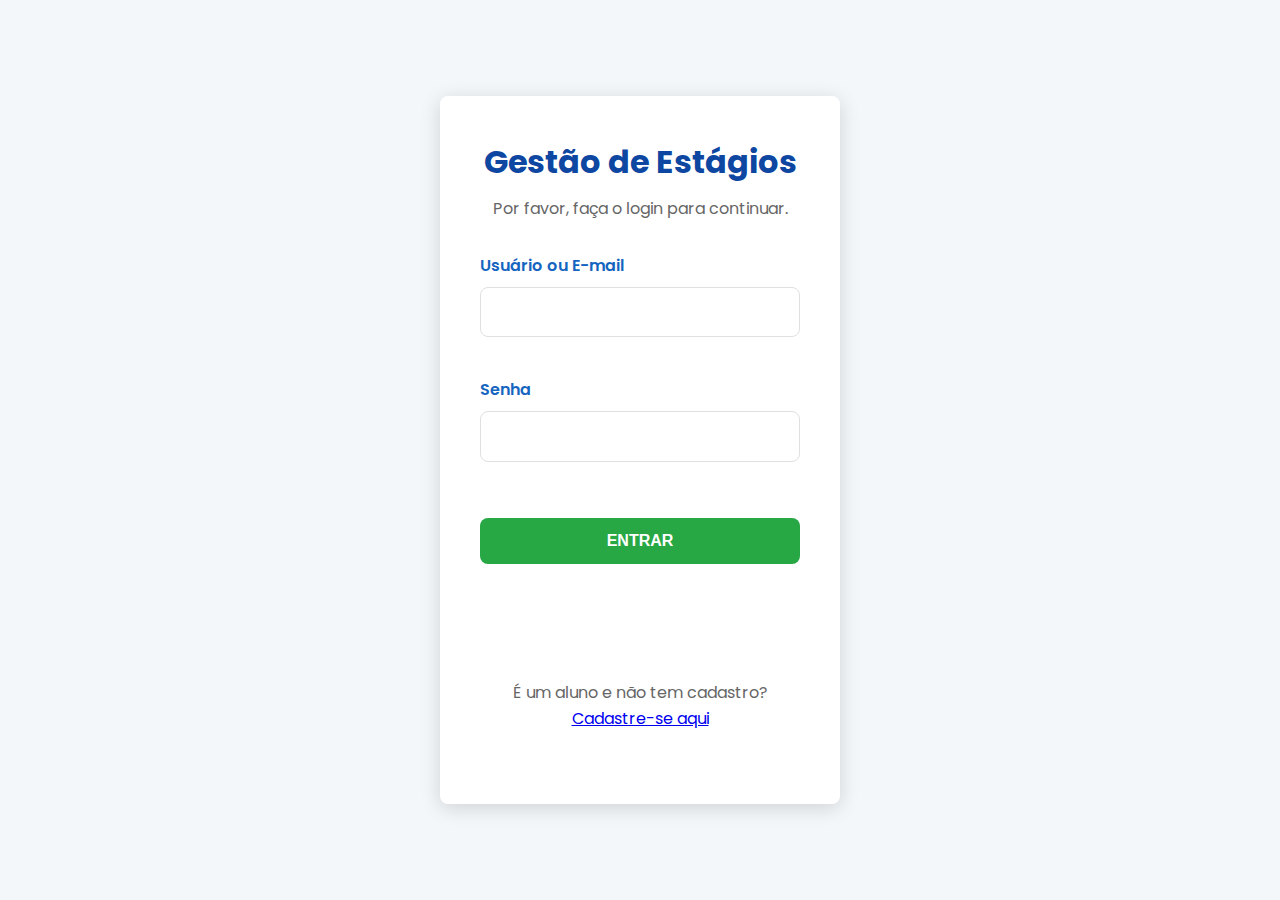
<file: admin.html>
<!DOCTYPE html>
<html lang="pt-BR">
<head>
  <script src="js/auth.js"></script>
  <meta charset="UTF-8">
  <meta name="viewport" content="width=device-width, initial-scale=1.0">
  <title>Painel de Administração</title>
  <link rel="stylesheet" href="css/style.css">
</head>
<body>
  <header>
    <h1>Painel de Administração</h1>
    <nav>
      <a href="index.html">Início</a>
      <a href="alunos.html">Alunos</a>
      <a href="campos.html">Campos de Estágio</a>
      <a href="vagas.html">Vagas</a>
      <a href="estagios.html">Estágios</a>
      <a href="admin.html" id="admin-panel-link" class="active" style="display: none;">Admin <span class="material-icons">admin_panel_settings</span></a>
      <a href="#" id="logout-button">Sair <span class="material-icons">logout</span></a>
    </nav>
  </header>

  <main class="container">
    <section class="form-section">
      <h2>Cadastrar Novo Usuário</h2>
      <form id="formNovoUsuario">
        <fieldset>
          <legend>Dados do Novo Usuário</legend>
          <input type="text" id="novoUsername" placeholder="Nome de usuário" required>
          <input type="password" id="novaSenha" placeholder="Senha" required>
        </fieldset>
        <button type="submit">Salvar Usuário</button>
      </form>
    </section>

    <section class="list-section">
      <h2>Usuários Cadastrados</h2>
      <table id="tabelaUsuarios">
        <thead>
          <tr>
            <th>Usuário</th>
            <th>Ações</th>
          </tr>
        </thead>
        <tbody>
          </tbody>
      </table>
    </section>
  </main>

  <script src="js/admin.js"></script>
  <script src="js/main.js"></script>
</body>
</html>
</file>
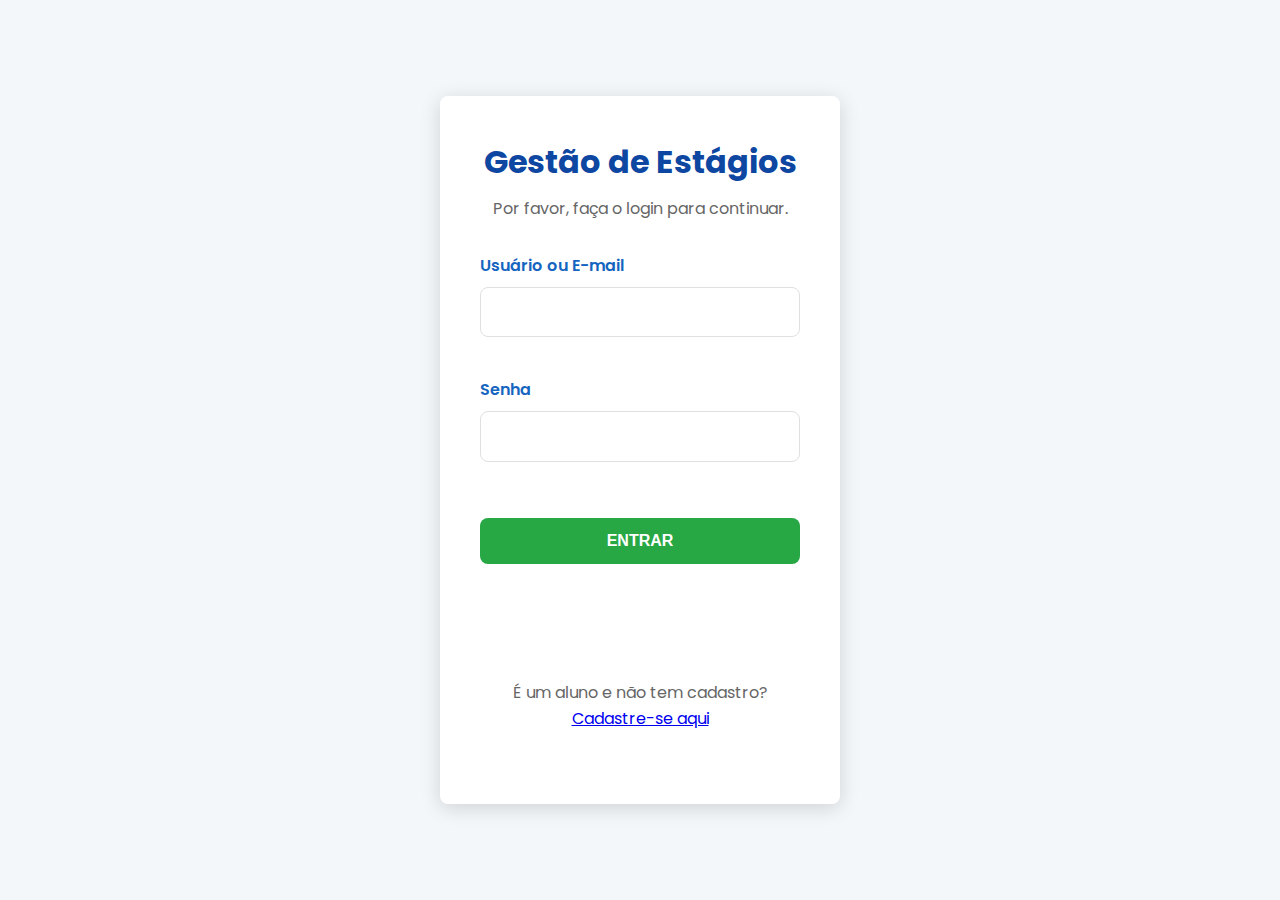
<file: aluno-dashboard.html>
<!DOCTYPE html>
<html lang="pt-BR">
<head>
  <script src="js/auth.js"></script>
  <meta charset="UTF-8">
  <meta name="viewport" content="width=device-width, initial-scale=1.0">
  <title>Portal do Aluno</title>
  <link rel="stylesheet" href="css/style.css">
</head>
<body>
  <header>
    <h1>Portal do Aluno</h1>
    <nav>
      <a href="#" id="logout-button">Sair <span class="material-icons">logout</span></a>
    </nav>
  </header>

  <main class="container">
    <div class="full-width-container">
        
        <div class="tabs-container">
            <button class="tab-button active" data-tab="meus-dados">Meus Dados</button>
            <button class="tab-button" data-tab="vagas">Vagas de Estágio</button>
        </div>

        <div id="meus-dados" class="tab-content active">
            <section class="form-section">
                <h2>Minhas Informações</h2>
                <p>Mantenha seus dados sempre atualizados.</p>
                <form id="formAluno" style="margin-top: 1rem;">
                    <fieldset>
                        <legend>Dados Pessoais</legend>
                        <input type="text" id="nome" placeholder="Nome Completo" required>
                        <input type="email" id="email" placeholder="E-mail" readonly>
                        <input type="text" id="cpf" placeholder="CPF">
                        <input type="text" id="rg" placeholder="RG">
                        <input type="date" id="nascimento" placeholder="Data de Nascimento">
                        <input type="text" id="contato" placeholder="Telefone de Contato">
                    </fieldset>
                    <fieldset>
                        <legend>Dados Acadêmicos</legend>
                        <input type="text" id="curso" placeholder="Curso">
                        <input type="text" id="matricula" placeholder="Matrícula">
                        <input type="text" id="periodo" placeholder="Período">
                        <input type="text" id="instituicao" placeholder="Instituição de Ensino">
                    </fieldset>
                    <button type="submit">Salvar Alterações</button>
                </form>
            </section>
        </div>

        <div id="vagas" class="tab-content">
            <section class="list-section">
                <h2>Vagas de Estágio Disponíveis</h2>
                <p>Veja as vagas abertas e candidate-se.</p>
                <table id="tabelaVagas" style="margin-top: 1rem;">
                    <thead>
                    <tr>
                        <th>Área</th>
                        <th>Campo de Estágio</th>
                        <th>Período</th>
                        <th>Ação</th>
                    </tr>
                    </thead>
                    <tbody>
                    </tbody>
                </table>
            </section>
        </div>

    </div>
  </main>

  <script src="js/aluno-dashboard.js"></script>
  <script src="js/main.js"></script>
</body>
</html>
</file>
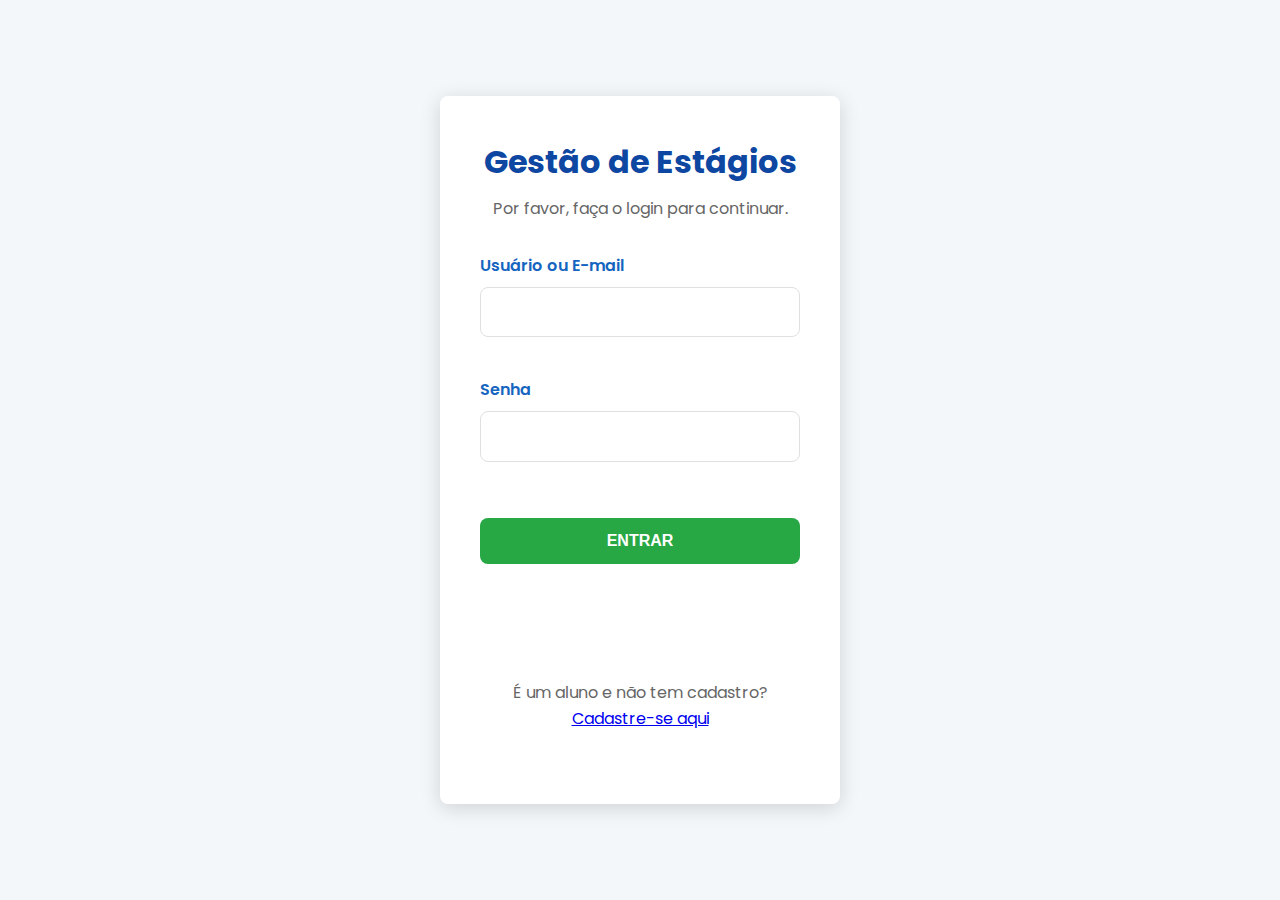
<file: alunos.html>
<!DOCTYPE html>
<html lang="pt-BR">
<head>
  <script src="js/auth.js"></script>
  <meta charset="UTF-8">
  <meta name="viewport" content="width=device-width, initial-scale=1.0">
  <title>Gestão de Alunos - Estágios Saúde</title>
  <link rel="stylesheet" href="css/style.css">
</head>
<body>
  <header>
    <h1>Gestão de Alunos - Estágios Saúde</h1>
    <nav>
      <a href="index.html">Início</a>
      <a href="alunos.html" class="active">Alunos</a>
      <a href="campos.html">Campos de Estágio</a>
      <a href="vagas.html">Vagas</a>
      <a href="estagios.html">Estágios</a>
      <a href="admin.html" id="admin-panel-link" style="display: none;">Admin <span class="material-icons">admin_panel_settings</span></a>
      <a href="#" id="logout-button">Sair <span class="material-icons">logout</span></a>
    </nav>
  </header>

  <main class="container">
    <section class="form-section">
      <h2>Cadastrar Novo Aluno</h2>
      <form id="formAluno">
        <fieldset>
          <legend>Dados Pessoais</legend>
          <input type="text" id="nome" placeholder="Nome Completo" required>
          <input type="text" id="cpf" placeholder="CPF" required>
          <input type="text" id="rg" placeholder="RG">
          <input type="date" id="nascimento" placeholder="Data de Nascimento">
          
          <input type="text" id="cep" placeholder="CEP (somente números)">
          <input type="text" id="endereco" placeholder="Endereço (Rua, Av...)" readonly>
          <input type="text" id="bairro" placeholder="Bairro" readonly>
          <input type="text" id="cidade" placeholder="Cidade" readonly>
          <input type="text" id="uf" placeholder="UF" readonly>
          
          <input type="text" id="contato" placeholder="Contato">
        </fieldset>

        <fieldset>
          <legend>Dados Acadêmicos</legend>
          <input type="text" id="curso" placeholder="Curso">
          <input type="text" id="matricula" placeholder="Matrícula">
          <input type="text" id="periodo" placeholder="Período">
          <input type="text" id="instituicao" placeholder="Instituição de Ensino">
        </fieldset>

        <fieldset>
          <legend>Dados de Saúde</legend>
          <input type="text" id="alergias" placeholder="Alergias">
          <input type="text" id="condicoes" placeholder="Condições Preexistentes">
        </fieldset>

        <button type="submit">Salvar Aluno</button>
      </form>
    </section>

    <section class="list-section">
      <h2>Alunos Cadastrados</h2>
      <table id="tabelaAlunos">
        <thead>
          <tr>
            <th>Nome</th>
            <th>Curso</th>
            <th>Matrícula</th>
            <th>Contato</th>
            <th>Ações</th>
          </tr>
        </thead>
        <tbody>
          </tbody>
      </table>
    </section>
  </main>

  <script src="js/alunos.js"></script>
  <script src="js/main.js"></script>
</body>
</html>
</file>
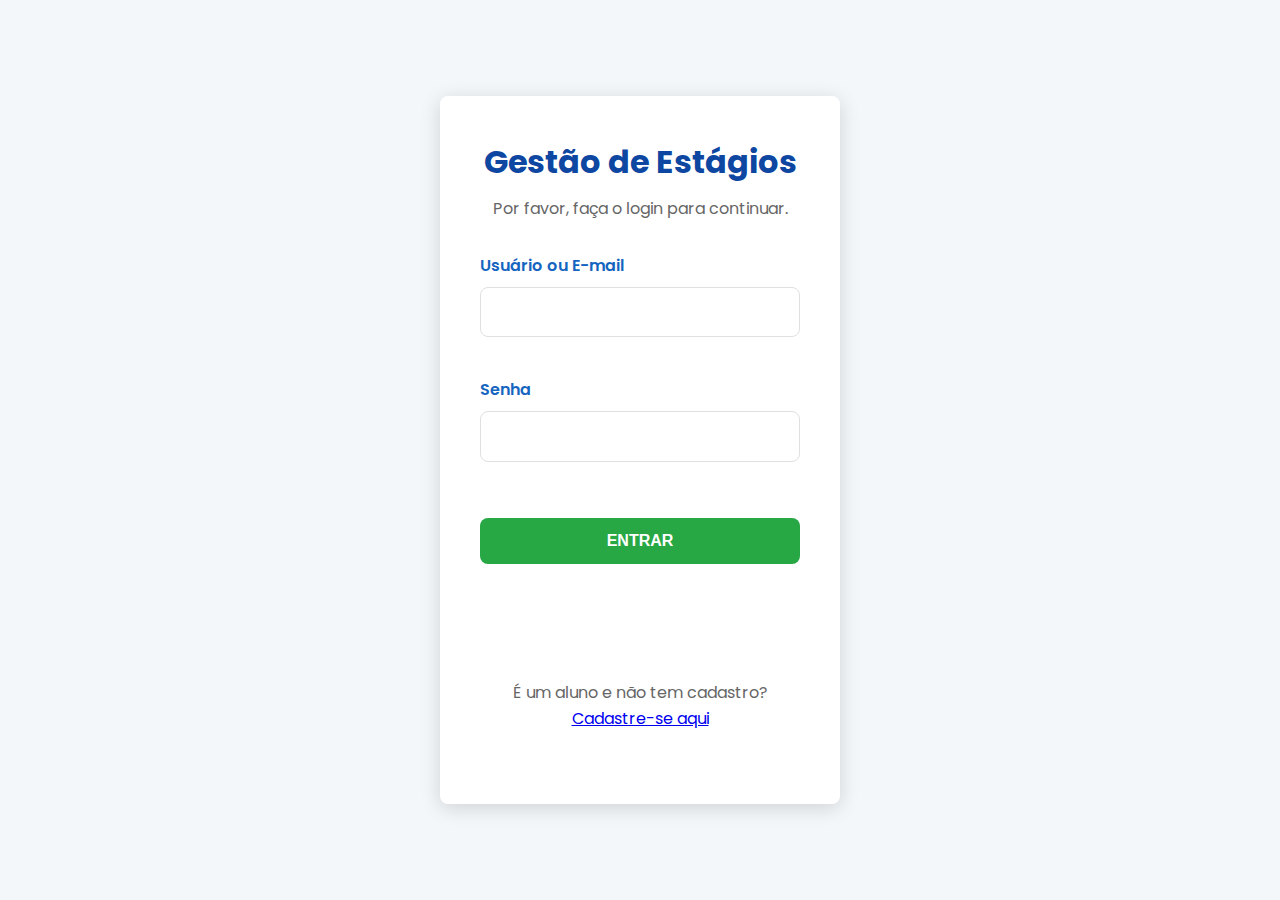
<file: campos.html>
<!DOCTYPE html>
<html lang="pt-BR">
<head>
  <script src="js/auth.js"></script>
  <meta charset="UTF-8">
  <meta name="viewport" content="width=device-width, initial-scale=1.0">
  <title>Gestão de Campos de Estágio</title>
  <link rel="stylesheet" href="css/style.css">
</head>
<body>
  <header>
    <h1>Campos de Estágio - Estágios Saúde</h1>
    <nav>
      <a href="index.html">Início</a>
      <a href="alunos.html">Alunos</a>
      <a href="campos.html" class="active">Campos de Estágio</a>
      <a href="vagas.html">Vagas</a>
      <a href="estagios.html">Estágios</a>
      <a href="admin.html" id="admin-panel-link" style="display: none;">Admin <span class="material-icons">admin_panel_settings</span></a>
      <a href="#" id="logout-button">Sair <span class="material-icons">logout</span></a>
    </nav>
  </header>

  <main class="container">
    <section class="form-section">
      <h2>Cadastrar Campo de Estágio</h2>
      <form id="formCampo">
        <input type="text" id="nome" placeholder="Nome da Instituição" required>
        <input type="text" id="endereco" placeholder="Endereço" required>
        <input type="text" id="contato" placeholder="Contato" required>
        <input type="text" id="cnpj" placeholder="CNPJ">
        <select id="tipo">
          <option value="">Tipo de Instituição</option>
          <option value="Hospital">Hospital</option>
          <option value="Clínica">Clínica</option>
          <option value="Laboratório">Laboratório</option>
          <option value="Unidade Básica">Unidade Básica</option>
        </select>
        <button type="submit">Salvar Campo</button>
      </form>
    </section>

    <section class="list-section">
      <h2>Campos Cadastrados</h2>
      <table id="tabelaCampos">
        <thead>
          <tr>
            <th>Nome</th>
            <th>Tipo</th>
            <th>Contato</th>
            <th>Ações</th>
          </tr>
        </thead>
        <tbody>
          </tbody>
      </table>
    </section>
  </main>

  <div id="modal-supervisores" class="modal">
    <div class="modal-content">
        <span class="modal-close">&times;</span>
        <h2>Supervisores de <span id="modal-campo-nome"></span></h2>
        
        <div>
            <h3>Supervisores Atuais</h3>
            <ul id="lista-supervisores">
                </ul>
        </div>
        
        <form id="form-novo-supervisor">
            <h3>Adicionar Novo Supervisor</h3>
            <input type="text" id="novo-supervisor-nome" placeholder="Nome do Supervisor" required>
            <input type="text" id="novo-supervisor-contato" placeholder="Contato (email ou telefone)" required>
            <input type="text" id="novo-supervisor-especialidade" placeholder="Especialidade" required>
            <button type="submit">Adicionar Supervisor</button>
        </form>
    </div>
  </div>

  <script src="js/campos.js"></script>
  <script src="js/main.js"></script>
</body>
</html>
</file>
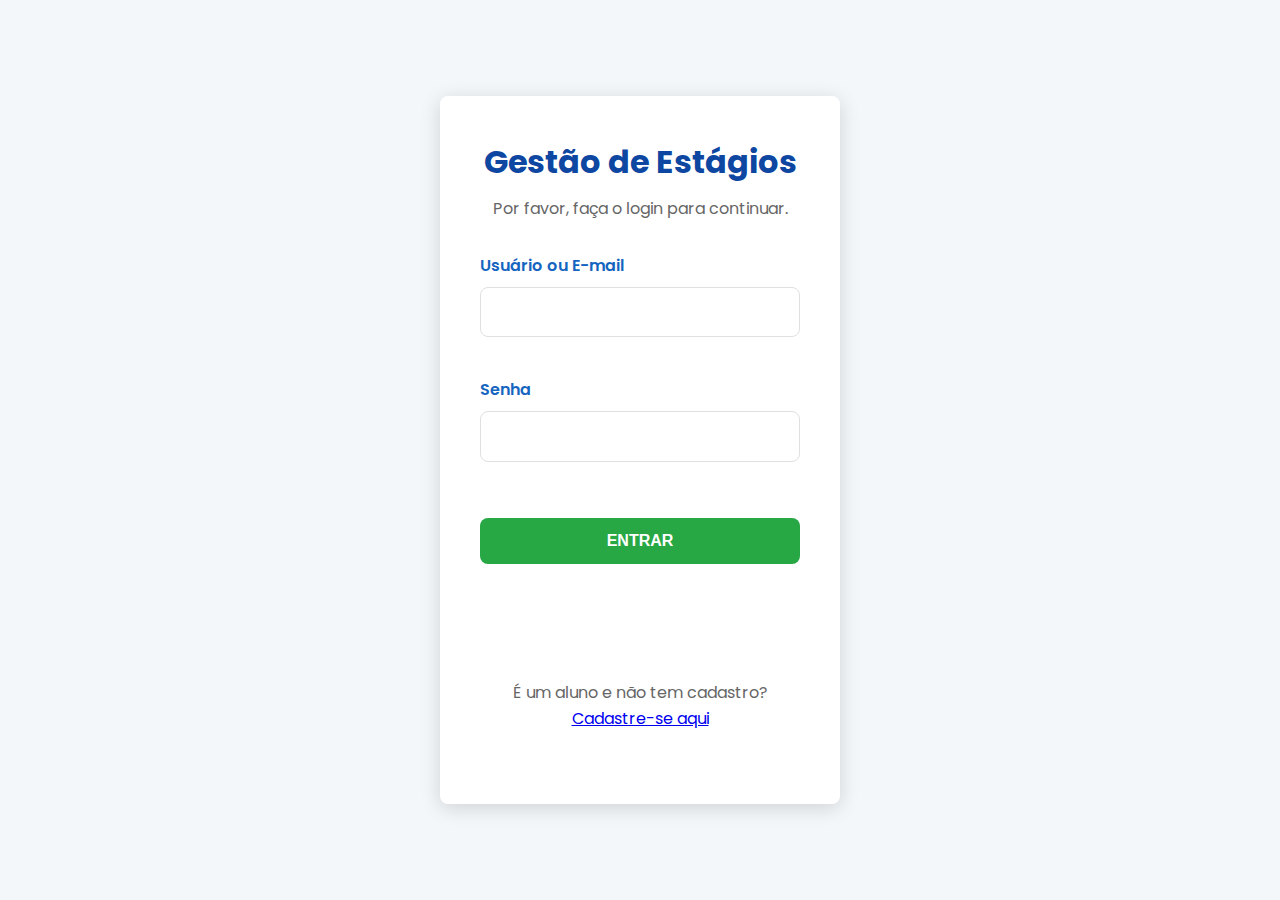
<file: estagios.html>
<!DOCTYPE html>
<html lang="pt-BR">
<head>
  <script src="js/auth.js"></script>
  <meta charset="UTF-8">
  <meta name="viewport" content="width=device-width, initial-scale=1.0">
  <title>Gestão de Estágios</title>
  <link rel="stylesheet" href="css/style.css">
</head>
<body>
  <header>
    <h1>Gestão de Estágios</h1>
    <nav>
      <a href="index.html">Início</a>
      <a href="alunos.html">Alunos</a>
      <a href="campos.html">Campos de Estágio</a>
      <a href="vagas.html">Vagas</a>
      <a href="estagios.html" class="active">Estágios</a>
      <a href="#" id="logout-button">Sair <span class="material-icons">logout</span></a>
    </nav>
  </header>

  <main class="container">
    <section class="form-section">
      <h2>Registrar Estágio</h2>
      <form id="formEstagio">
        <select id="aluno" required>
          <option value="">Selecione o Aluno</option>
        </select>
        <select id="vaga" required>
          <option value="">Selecione a Vaga</option>
        </select>
        <select id="status">
          <option value="Em andamento">Em andamento</option>
          <option value="Concluído">Concluído</option>
          <option value="Interrompido">Interrompido</option>
        </select>
        <input type="date" id="inicio" placeholder="Data de Início">
        <input type="date" id="termino" placeholder="Data de Término">
        <textarea id="avaliacao" placeholder="Avaliação do Supervisor"></textarea>
        <textarea id="ocorrencias" placeholder="Ocorrências (faltas, atrasos, incidentes)"></textarea>
        <button type="submit">Salvar Estágio</button>
      </form>
    </section>

    <section class="list-section">
      <h2>Estágios Registrados</h2>
      <table id="tabelaEstagios">
        <thead>
          <tr>
            <th>Aluno</th>
            <th>Vaga</th>
            <th>Status</th>
            <th>Início</th>
            <th>Término</th>
            <th>Ações</th>
          </tr>
        </thead>
        <tbody>
          </tbody>
      </table>
    </section>
  </main>

  <script src="js/estagios.js"></script>
  <script src="js/main.js"></script>
</body>
</html>
</file>
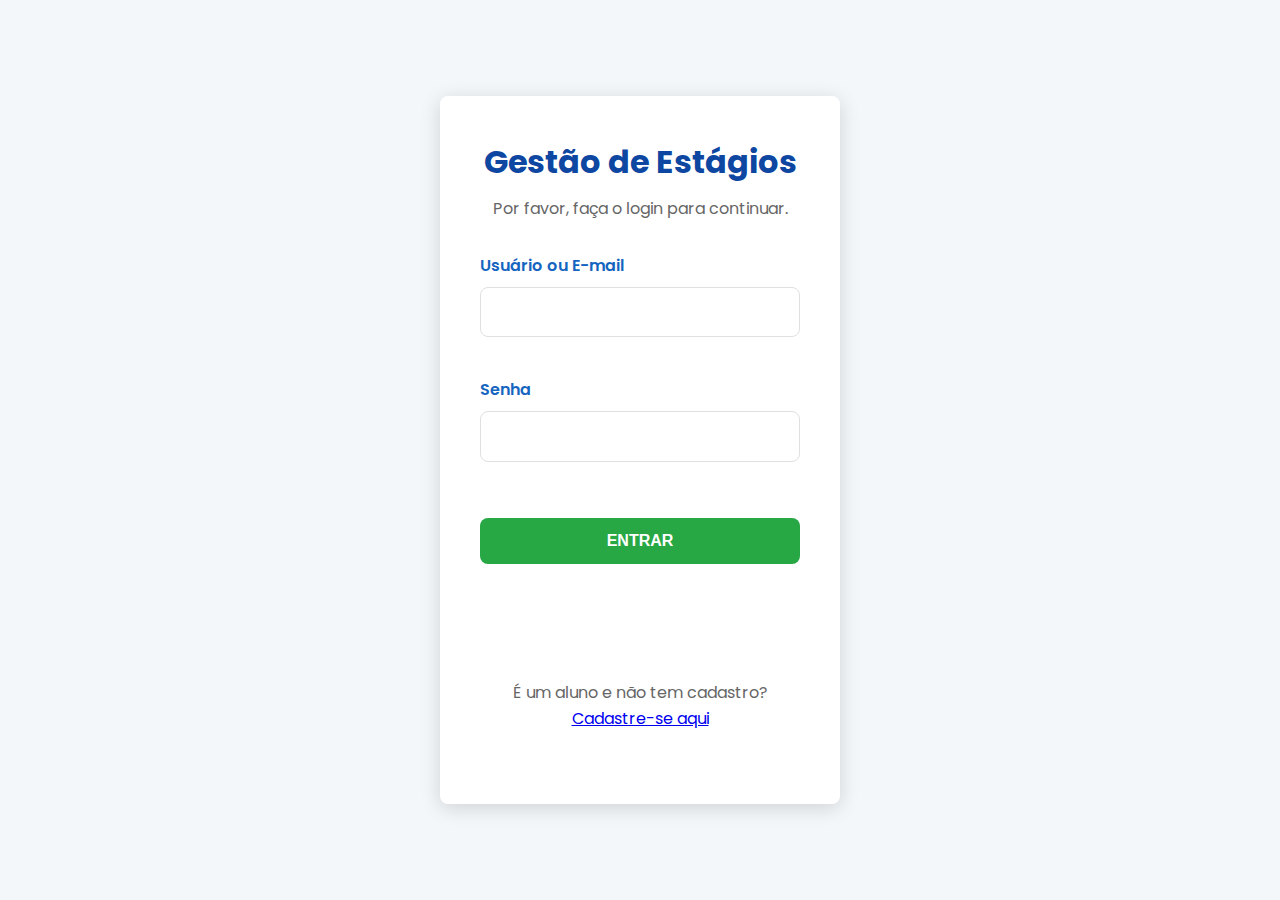
<file: login.html>
<!DOCTYPE html>
<html lang="pt-BR">
<head>
  <meta charset="UTF-8">
  <meta name="viewport" content="width=device-width, initial-scale=1.0">
  <title>Login - Gestão de Estágios</title>
  <link rel="stylesheet" href="css/style.css">
  <link rel="stylesheet" href="css/login.css">
</head>
<body class="login-page">
  
  <div class="login-container">
    <div class="login-box">
      <h1>Gestão de Estágios</h1>
      <p>Por favor, faça o login para continuar.</p>
      <form id="login-form">
        <div class="input-group">
          <label for="username">Usuário ou E-mail</label>
          <input type="text" id="username" name="username" required>
        </div>
        <div class="input-group">
          <label for="password">Senha</label>
          <input type="password" id="password" name="password" required>
        </div>
        <button type="submit">Entrar</button>
        <p id="error-message" class="error-message"></p>
      </form>
      <p style="margin-top: 2rem;">É um aluno e não tem cadastro? <a href="register.html">Cadastre-se aqui</a></p>
    </div>
  </div>

  <script src="js/login.js"></script>
</body>
</html>
</file>
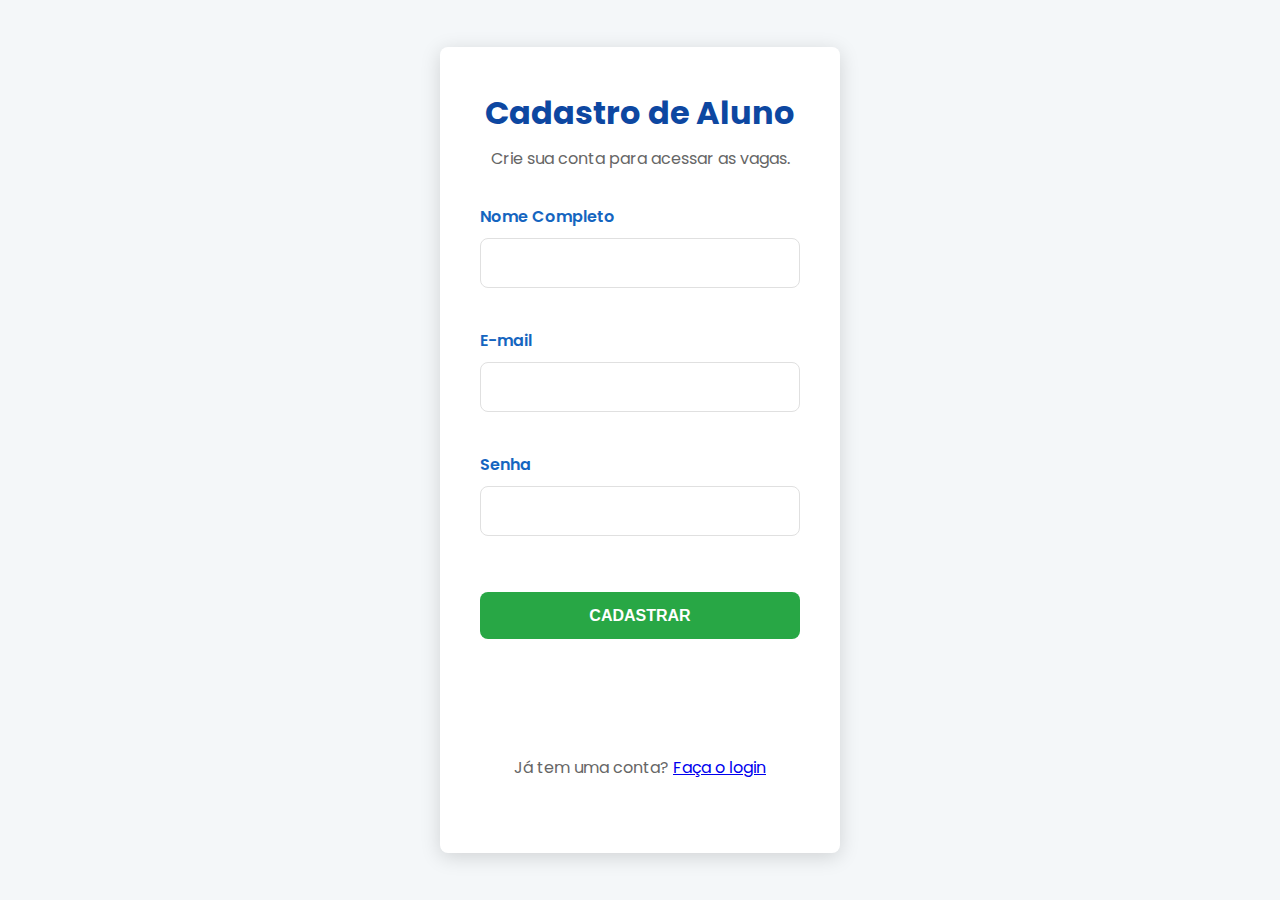
<file: register.html>
<!DOCTYPE html>
<html lang="pt-BR">
<head>
  <meta charset="UTF-8">
  <meta name="viewport" content="width=device-width, initial-scale=1.0">
  <title>Cadastro de Aluno - Gestão de Estágios</title>
  <link rel="stylesheet" href="css/style.css">
  <link rel="stylesheet" href="css/login.css">
</head>
<body class="login-page">
  
  <div class="login-container">
    <div class="login-box">
      <h1>Cadastro de Aluno</h1>
      <p>Crie sua conta para acessar as vagas.</p>
      <form id="register-form">
        <div class="input-group">
            <label for="nome">Nome Completo</label>
            <input type="text" id="nome" required>
        </div>
        <div class="input-group">
          <label for="email">E-mail</label>
          <input type="email" id="email" required>
        </div>
        <div class="input-group">
          <label for="password">Senha</label>
          <input type="password" id="password" required>
        </div>
        <button type="submit">Cadastrar</button>
        <p id="error-message" class="error-message"></p>
      </form>
      <p style="margin-top: 2rem;">Já tem uma conta? <a href="login.html">Faça o login</a></p>
    </div>
  </div>

  <script src="js/register.js"></script>
</body>
</html>
</file>
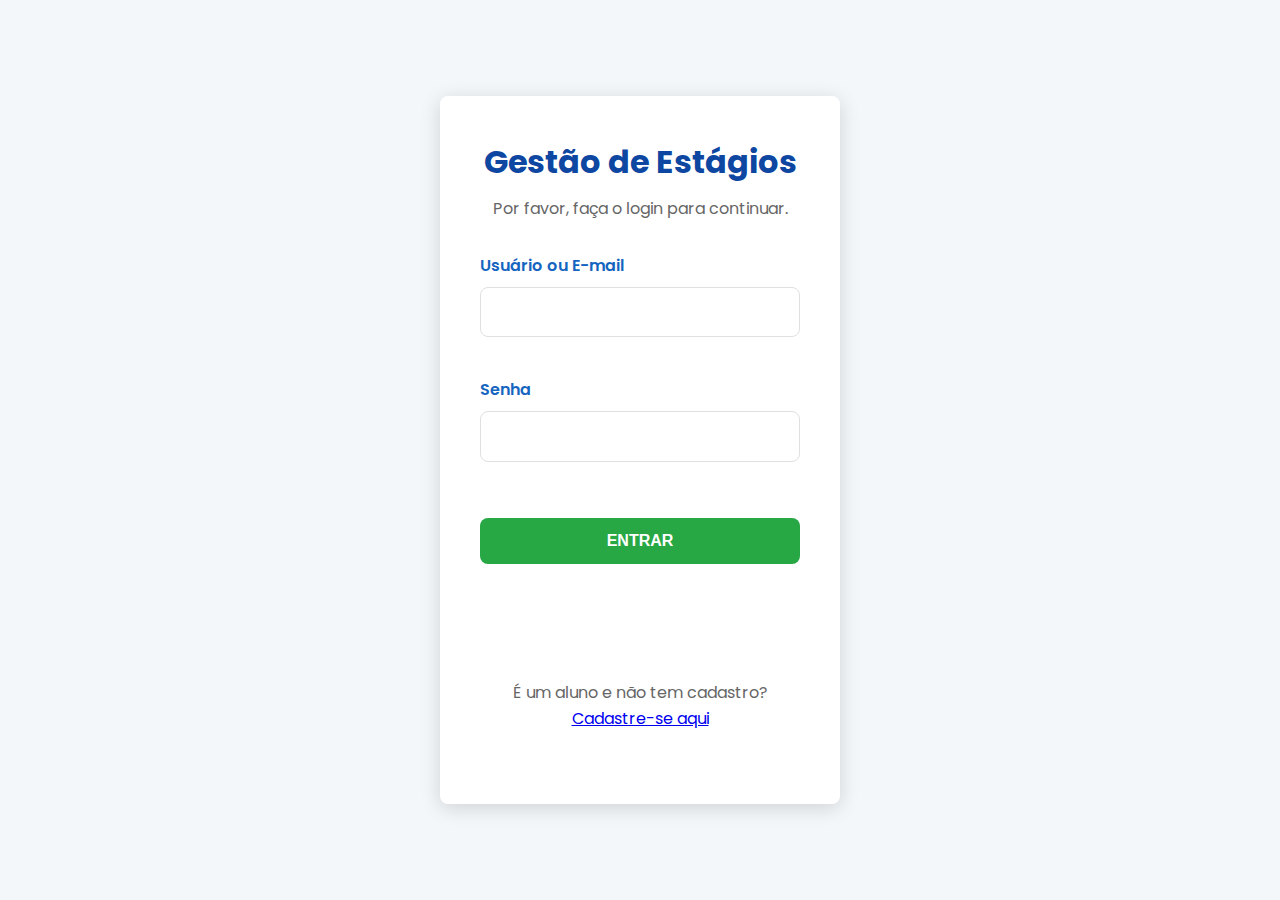
<file: vagas.html>
<!DOCTYPE html>
<html lang="pt-BR">
<head>
  <script src="js/auth.js"></script>
  <meta charset="UTF-8">
  <meta name="viewport" content="width=device-width, initial-scale=1.0">
  <title>Gestão de Vagas de Estágio</title>
  <link rel="stylesheet" href="css/style.css">
</head>
<body>
  <header>
    <h1>Vagas de Estágio - Estágios Saúde</h1>
    <nav>
      <a href="index.html">Início</a>
      <a href="alunos.html">Alunos</a>
      <a href="campos.html">Campos de Estágio</a>
      <a href="vagas.html" class="active">Vagas</a>
      <a href="estagios.html">Estágios</a>
      <a href="admin.html" id="admin-panel-link" style="display: none;">Admin <span class="material-icons">admin_panel_settings</span></a>
      <a href="#" id="logout-button">Sair <span class="material-icons">logout</span></a>
    </nav>
  </header>

  <main class="container">
    <section class="form-section">
      <h2>Cadastrar Vaga</h2>
      <form id="formVaga">
        <input type="text" id="area" placeholder="Área da Saúde (ex: Enfermagem)" required>
        <select id="campo" required>
          <option value="">Selecione o Campo de Estágio</option>
        </select>
        <input type="number" id="quantidade" placeholder="Número de Vagas" required>
        <input type="text" id="cargaHoraria" placeholder="Carga Horária">
        <input type="text" id="periodo" placeholder="Período do Estágio">
        <input type="text" id="requisitos" placeholder="Requisitos Específicos">
        <button type="submit">Salvar Vaga</button>
      </form>
    </section>

    <section class="list-section">
      <h2>Vagas Cadastradas</h2>
      <table id="tabelaVagas">
        <thead>
          <tr>
            <th>Área</th>
            <th>Campo</th>
            <th>Qtd.</th>
            <th>Carga</th>
            <th>Ações</th>
          </tr>
        </thead>
        <tbody>
          </tbody>
      </table>
    </section>
  </main>

  <script src="js/vagas.js"></script>
  <script src="js/main.js"></script>
</body>
</html>
</file>
<file: css/login.css>
/* Estilos para a página de login */
body.login-page {
  display: flex;
  justify-content: center;
  align-items: center;
  min-height: 100vh;
  background-color: var(--cor-fundo);
}

.login-container {
  width: 100%;
  padding: 2rem;
}

.login-box {
  max-width: 400px;
  margin: 0 auto;
  padding: 2.5rem;
  background-color: var(--cor-container);
  border-radius: var(--raio-borda);
  box-shadow: 0 4px 20px rgba(0, 0, 0, 0.15);
  text-align: center;
}

.login-box h1 {
  color: var(--cor-primaria);
  margin-bottom: 0.5rem;
}

.login-box p {
  margin-bottom: 2rem;
  color: #666;
}

.login-box .input-group {
  text-align: left;
  margin-bottom: 1.5rem;
}

.login-box label {
  display: block;
  margin-bottom: 0.5rem;
  font-weight: 600;
  color: var(--cor-secundaria);
}

.login-box input {
  width: 100%;
}

.login-box button[type="submit"] {
  width: 100%;
  align-self: center;
  margin-top: 1rem;
}

.login-box button[type="submit"]:hover {
  background-color: var(--cor-secundaria);
}

.error-message {
  color: var(--cor-perigo);
  margin-top: 1rem;
  font-weight: 600;
  min-height: 20px;
}
</file>
<file: css/style.css>
/* Estilo para o Projeto de Gestão de Estágios */

/* 1. Reset e Configurações Globais */
@import url('https://fonts.googleapis.com/css2?family=Poppins:wght@300;400;600;700&display=swap');
@import url('https://fonts.googleapis.com/icon?family=Material+Icons');

:root {
  --cor-primaria: #0d47a1; /* Azul escuro para o cabeçalho */
  --cor-secundaria: #1565c0; /* Azul um pouco mais claro */
  --cor-destaque: #1976d2; /* Azul para botões e links */
  --cor-fundo: #f4f7f9;     /* Cinza bem claro para o fundo da página */
  --cor-container: #ffffff; /* Branco para os painéis */
  --cor-texto: #333333;
  --cor-texto-claro: #ffffff;
  --cor-sombra: rgba(0, 0, 0, 0.1);
  --cor-borda: #e0e0e0;
  --cor-sucesso: #28a745;
  --cor-perigo: #dc3545;
  --raio-borda: 8px;
}

* {
  margin: 0;
  padding: 0;
  box-sizing: border-box;
}

body {
  font-family: 'Poppins', sans-serif;
  background-color: var(--cor-fundo);
  color: var(--cor-texto);
  line-height: 1.6;
}

/* 2. Cabeçalho e Navegação */
header {
  background-color: var(--cor-primaria);
  color: var(--cor-texto-claro);
  padding: 1.5rem 2rem;
  box-shadow: 0 2px 5px var(--cor-sombra);
  display: flex;
  justify-content: space-between;
  align-items: center;
}

header h1 {
  font-size: 1.8rem;
  font-weight: 600;
}

header nav a {
  color: var(--cor-texto-claro);
  text-decoration: none;
  margin-left: 1.5rem;
  font-weight: 400;
  transition: color 0.3s ease;
  position: relative;
  padding-bottom: 5px;
}

header nav a::after {
  content: '';
  position: absolute;
  width: 0;
  height: 2px;
  bottom: 0;
  left: 0;
  background-color: var(--cor-texto-claro);
  transition: width 0.3s ease;
}

header nav a:hover {
  color: #bbdefb;
}

header nav a:hover::after {
  width: 100%;
}

nav a.active {
  font-weight: 700;
  color: #fff;
}

nav a.active::after {
  width: 100%;
  background-color: #fff;
}

/* Estilo para o botão de Sair e Admin */
#logout-button, #admin-panel-link {
  background-color: var(--cor-perigo);
  padding: 8px 15px;
  border-radius: var(--raio-borda);
  display: inline-flex;
  align-items: center;
  gap: 0.5rem;
}
#logout-button:hover, #admin-panel-link:hover {
  background-color: #c82333;
  color: var(--cor-texto-claro) !important;
}

#admin-panel-link {
    background-color: var(--cor-secundaria);
}
#admin-panel-link:hover {
    background-color: var(--cor-primaria);
}

#logout-button .material-icons, #admin-panel-link .material-icons {
  font-size: 1rem;
}


/* 3. Layout Principal e Seções */
.container {
  max-width: 1200px;
  margin: 2rem auto;
  padding: 0 2rem;
  display: grid;
  grid-template-columns: 1fr 2fr;
  gap: 2rem;
}

.form-section, .list-section {
  background-color: var(--cor-container);
  padding: 2rem;
  border-radius: var(--raio-borda);
  box-shadow: 0 2px 10px var(--cor-sombra);
}

h2 {
  color: var(--cor-primaria);
  font-weight: 600;
  margin-bottom: 1.5rem;
  border-bottom: 2px solid var(--cor-fundo);
  padding-bottom: 0.5rem;
}

/* 4. Formulários */
form {
  display: flex;
  flex-direction: column;
  gap: 1rem;
}

fieldset {
  border: 1px solid var(--cor-borda);
  padding: 1rem;
  border-radius: var(--raio-borda);
  display: flex;
  flex-direction: column;
  gap: 0.8rem;
}

legend {
  color: var(--cor-secundaria);
  font-weight: 600;
  padding: 0 0.5rem;
}

input[type="text"],
input[type="date"],
input[type="number"],
input[type="password"],
input[type="email"],
select,
textarea {
  width: 100%;
  padding: 0.8rem;
  border: 1px solid var(--cor-borda);
  border-radius: var(--raio-borda);
  font-family: 'Poppins', sans-serif;
  font-size: 0.95rem;
  transition: border-color 0.3s ease, box-shadow 0.3s ease;
}

input:focus, select:focus, textarea:focus {
  outline: none;
  border-color: var(--cor-destaque);
  box-shadow: 0 0 0 2px rgba(25, 118, 210, 0.2);
}

textarea {
  resize: vertical;
  min-height: 80px;
}

/* 5. Botões */
button[type="submit"] {
  background-color: var(--cor-sucesso);
  color: var(--cor-texto-claro);
  border: none;
  padding: 0.9rem 1.5rem;
  border-radius: var(--raio-borda);
  cursor: pointer;
  font-size: 1rem;
  font-weight: 600;
  text-transform: uppercase;
  transition: background-color 0.3s ease, transform 0.2s ease;
  align-self: flex-end;
}

button[type="submit"]:hover {
  background-color: #218838;
  transform: translateY(-2px);
}

/* 6. Tabela */
.list-section {
  overflow-x: auto;
}

table {
  width: 100%;
  border-collapse: collapse;
}

thead tr {
  background-color: var(--cor-secundaria);
  color: var(--cor-texto-claro);
}

th, td {
  padding: 0.8rem 1rem;
  text-align: left;
  border-bottom: 1px solid var(--cor-borda);
}

th {
  font-weight: 600;
}

tbody tr:nth-child(even) {
  background-color: var(--cor-fundo);
}

tbody tr:hover {
  background-color: #e3f2fd;
}

td:last-child {
  display: flex;
  gap: 0.5rem;
  align-items: center;
}

td button {
  padding: 0.4rem 0.8rem;
  border: none;
  border-radius: var(--raio-borda);
  color: var(--cor-texto-claro);
  cursor: pointer;
  font-size: 0.8rem;
  transition: opacity 0.3s ease;
}

td button:hover {
  opacity: 0.85;
}

td button[onclick*="editar"], td button[onclick*="excluirUsuario"] {
  background-color: var(--cor-destaque);
}

td button[onclick*="excluir"] {
  background-color: var(--cor-perigo);
}


/* 7. Estilos do Dashboard */
.dashboard {
  grid-column: 1 / -1; 
  display: flex;
  flex-direction: column;
  gap: 2rem;
}

.dashboard-header {
  display: flex;
  justify-content: space-between;
  align-items: center;
  flex-wrap: wrap;
  gap: 1rem;
}

.dashboard-header h2 #welcome-message {
  font-weight: 400;
  font-size: 1.2rem;
  color: #555;
}

.quick-actions a {
  background-color: var(--cor-destaque);
  color: var(--cor-texto-claro);
  padding: 0.6rem 1.2rem;
  border-radius: var(--raio-borda);
  text-decoration: none;
  font-weight: 600;
  transition: background-color 0.3s ease;
  display: inline-block;
  margin-left: 0.5rem;
}

.quick-actions a:hover {
  background-color: var(--cor-secundaria);
}

.dashboard-main-content {
  display: grid;
  grid-template-columns: 2fr 1fr;
  gap: 2rem;
}

.dashboard-cards {
  grid-column: 1 / -1;
  display: grid;
  grid-template-columns: repeat(auto-fit, minmax(220px, 1fr));
  gap: 1.5rem;
}

.card {
  background: linear-gradient(135deg, var(--cor-secundaria), var(--cor-primaria));
  color: var(--cor-texto-claro);
  padding: 1.5rem;
  border-radius: var(--raio-borda);
  display: flex;
  align-items: center;
  gap: 1.5rem;
  position: relative;
  overflow: hidden;
  transition: transform 0.3s ease, box-shadow 0.3s ease;
}

.card:hover {
  transform: translateY(-5px);
  box-shadow: 0 8px 20px rgba(0, 0, 0, 0.2);
}

.card-icon .material-icons {
  font-size: 3.5rem;
  opacity: 0.8;
}

.card-info p {
  font-size: 1rem;
  margin: 0;
}

.card-number {
  font-size: 2.5rem;
  font-weight: 700;
  line-height: 1;
}

.card-link {
  position: absolute;
  bottom: 10px;
  right: 15px;
  color: var(--cor-texto-claro);
  text-decoration: none;
  font-weight: 600;
  font-size: 0.85rem;
  background-color: rgba(255, 255, 255, 0.2);
  padding: 5px 10px;
  border-radius: 20px;
  transition: background-color 0.3s ease;
}

.card-link:hover {
  background-color: rgba(255, 255, 255, 0.4);
}

.dashboard-charts-container {
  display: grid;
  grid-template-columns: 1fr 1fr;
  gap: 2rem;
}

.chart-card, .recent-activity-card {
  background-color: var(--cor-container);
  padding: 1.5rem;
  border-radius: var(--raio-borda);
  box-shadow: 0 2px 10px var(--cor-sombra);
}

.chart-card h3, .recent-activity-card h3 {
  color: var(--cor-primaria);
  margin-bottom: 1rem;
  text-align: center;
}

.recent-activity-card ul {
  list-style-type: none;
}

.recent-activity-card li {
  padding: 0.75rem 0;
  border-bottom: 1px solid var(--cor-fundo);
  font-size: 0.95rem;
}

.recent-activity-card li:last-child {
  border-bottom: none;
}

/* 8. Responsividade */
@media (max-width: 1024px) {
  .dashboard-main-content {
      grid-template-columns: 1fr;
  }
}

@media (max-width: 992px) {
  .container {
    grid-template-columns: 1fr;
  }
}

@media (max-width: 768px) {
  header {
    flex-direction: column;
    text-align: center;
    gap: 1rem;
  }

  header nav {
    display: flex;
    flex-wrap: wrap;
    justify-content: center;
    gap: 1rem;
  }

  header nav a {
    margin-left: 0;
  }

  .dashboard-charts-container {
    grid-template-columns: 1fr;
  }
}
</file>
